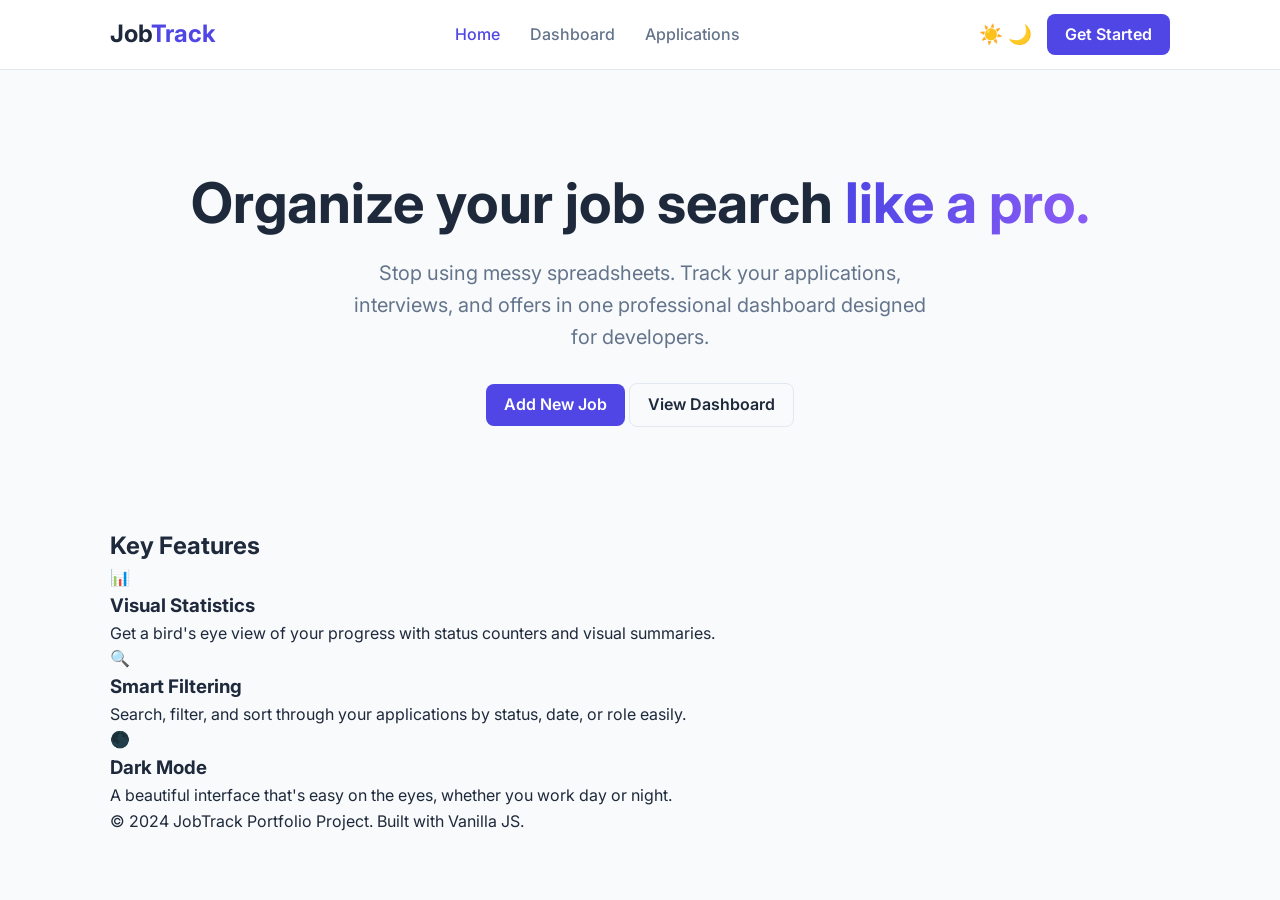
<file: index.html>
<!DOCTYPE html>
<html lang="en">
<head>
    <meta charset="UTF-8">
    <meta name="viewport" content="width=device-width, initial-scale=1.0">
    <title>JobTrack | Master Your Career Search</title>
    <link rel="stylesheet" href="css/style.css">
    <link rel="preconnect" href="https://fonts.googleapis.com">
    <link rel="preconnect" href="https://fonts.gstatic.com" crossorigin>
    <link href="https://fonts.googleapis.com/css2?family=Inter:wght@400;500;600;700&display=swap" rel="stylesheet">
</head>
<body>
    <nav class="navbar">
        <div class="container">
            <a href="index.html" class="logo">Job<span>Track</span></a>
            <ul class="nav-links">
                <li><a href="index.html" class="active">Home</a></li>
                <li><a href="dashboard.html">Dashboard</a></li>
                <li><a href="applications.html">Applications</a></li>
            </ul>
            <div class="nav-actions">
                <button id="theme-toggle" class="btn-icon">
                    <span class="sun-icon">☀️</span>
                    <span class="moon-icon">🌙</span>
                </button>
                <a href="dashboard.html" class="btn btn-primary">Get Started</a>
                <button class="mobile-menu-btn">☰</button>
            </div>
        </div>
    </nav>

    <header class="hero">
        <div class="container">
            <div class="hero-content">
                <h1>Organize your job search <span class="text-gradient">like a pro.</span></h1>
                <p>Stop using messy spreadsheets. Track your applications, interviews, and offers in one professional dashboard designed for developers.</p>
                <div class="hero-btns">
                    <a href="add-application.html" class="btn btn-primary btn-lg">Add New Job</a>
                    <a href="dashboard.html" class="btn btn-outline btn-lg">View Dashboard</a>
                </div>
            </div>
        </div>
    </header>

    <section class="features">
        <div class="container">
            <h2 class="section-title">Key Features</h2>
            <div class="feature-grid">
                <div class="feature-card">
                    <div class="feature-icon">📊</div>
                    <h3>Visual Statistics</h3>
                    <p>Get a bird's eye view of your progress with status counters and visual summaries.</p>
                </div>
                <div class="feature-card">
                    <div class="feature-icon">🔍</div>
                    <h3>Smart Filtering</h3>
                    <p>Search, filter, and sort through your applications by status, date, or role easily.</p>
                </div>
                <div class="feature-card">
                    <div class="feature-icon">🌑</div>
                    <h3>Dark Mode</h3>
                    <p>A beautiful interface that's easy on the eyes, whether you work day or night.</p>
                </div>
            </div>
        </div>
    </section>

    <footer class="footer">
        <div class="container">
            <p>&copy; 2024 JobTrack Portfolio Project. Built with Vanilla JS.</p>
        </div>
    </footer>

    <script src="js/app.js"></script>
</body>
</html>
</file>
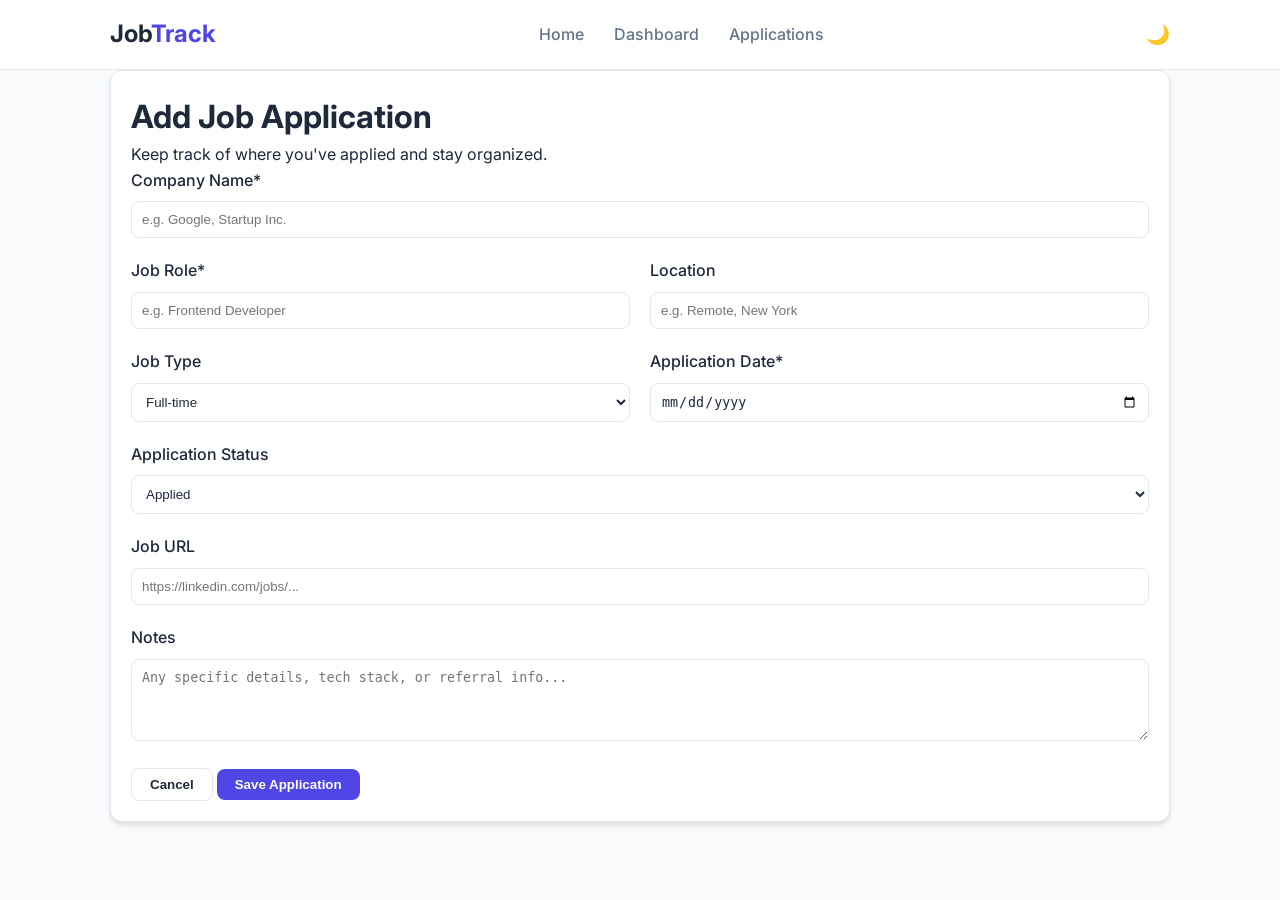
<file: add-application.html>
<!DOCTYPE html>
<html lang="en">
<head>
    <meta charset="UTF-8">
    <meta name="viewport" content="width=device-width, initial-scale=1.0">
    <title>Add Application | JobTrack</title>
    <link rel="stylesheet" href="css/style.css">
    <link href="https://fonts.googleapis.com/css2?family=Inter:wght@400;500;600;700&display=swap" rel="stylesheet">
</head>
<body class="bg-light">
    <nav class="navbar">
        <div class="container">
            <a href="index.html" class="logo">Job<span>Track</span></a>
            <ul class="nav-links">
                <li><a href="index.html">Home</a></li>
                <li><a href="dashboard.html">Dashboard</a></li>
                <li><a href="applications.html">Applications</a></li>
            </ul>
            <div class="nav-actions">
                <button id="theme-toggle" class="btn-icon">🌙</button>
            </div>
        </div>
    </nav>

    <main class="container main-content">
        <div class="form-container">
            <div class="card">
                <h1 id="form-title">Add Job Application</h1>
                <p class="mb-4">Keep track of where you've applied and stay organized.</p>

                <form id="job-form">
                    <div class="form-group">
                        <label for="company">Company Name*</label>
                        <input type="text" id="company" required placeholder="e.g. Google, Startup Inc.">
                    </div>

                    <div class="form-row">
                        <div class="form-group">
                            <label for="role">Job Role*</label>
                            <input type="text" id="role" required placeholder="e.g. Frontend Developer">
                        </div>
                        <div class="form-group">
                            <label for="location">Location</label>
                            <input type="text" id="location" placeholder="e.g. Remote, New York">
                        </div>
                    </div>

                    <div class="form-row">
                        <div class="form-group">
                            <label for="type">Job Type</label>
                            <select id="type">
                                <option value="full-time">Full-time</option>
                                <option value="part-time">Part-time</option>
                                <option value="contract">Contract</option>
                                <option value="internship">Internship</option>
                            </select>
                        </div>
                        <div class="form-group">
                            <label for="date">Application Date*</label>
                            <input type="date" id="date" required>
                        </div>
                    </div>

                    <div class="form-group">
                        <label for="status">Application Status</label>
                        <select id="status">
                            <option value="applied">Applied</option>
                            <option value="interview">Interview</option>
                            <option value="selected">Selected</option>
                            <option value="rejected">Rejected</option>
                        </select>
                    </div>

                    <div class="form-group">
                        <label for="url">Job URL</label>
                        <input type="url" id="url" placeholder="https://linkedin.com/jobs/...">
                    </div>

                    <div class="form-group">
                        <label for="notes">Notes</label>
                        <textarea id="notes" rows="4" placeholder="Any specific details, tech stack, or referral info..."></textarea>
                    </div>

                    <div class="form-actions">
                        <button type="button" class="btn btn-outline" onclick="history.back()">Cancel</button>
                        <button type="submit" class="btn btn-primary">Save Application</button>
                    </div>
                </form>
            </div>
        </div>
    </main>

    <script src="js/app.js"></script>
    <script src="js/applications.js"></script>
</body>
</html>
</file>
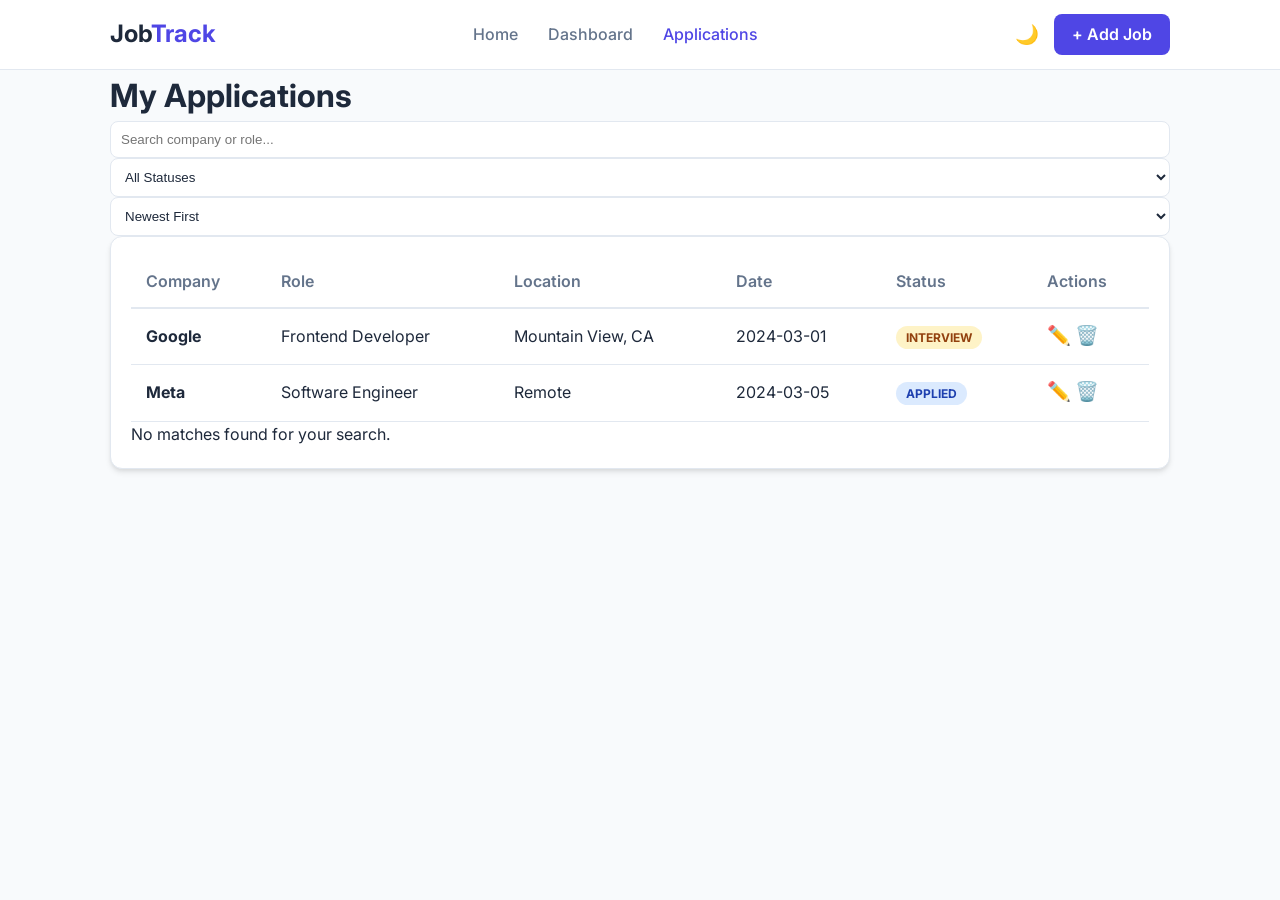
<file: applications.html>
<!DOCTYPE html>
<html lang="en">
<head>
    <meta charset="UTF-8">
    <meta name="viewport" content="width=device-width, initial-scale=1.0">
    <title>All Applications | JobTrack</title>
    <link rel="stylesheet" href="css/style.css">
    <link href="https://fonts.googleapis.com/css2?family=Inter:wght@400;500;600;700&display=swap" rel="stylesheet">
</head>
<body class="bg-light">
    <nav class="navbar">
        <div class="container">
            <a href="index.html" class="logo">Job<span>Track</span></a>
            <ul class="nav-links">
                <li><a href="index.html">Home</a></li>
                <li><a href="dashboard.html">Dashboard</a></li>
                <li><a href="applications.html" class="active">Applications</a></li>
            </ul>
            <div class="nav-actions">
                <button id="theme-toggle" class="btn-icon">🌙</button>
                <a href="add-application.html" class="btn btn-primary">+ Add Job</a>
            </div>
        </div>
    </nav>

    <main class="container main-content">
        <header class="page-header">
            <h1>My Applications</h1>
        </header>

        <!-- Search and Filters -->
        <div class="filters-bar">
            <input type="text" id="search-input" class="form-control" placeholder="Search company or role...">
            
            <select id="filter-status" class="form-control">
                <option value="all">All Statuses</option>
                <option value="applied">Applied</option>
                <option value="interview">Interview</option>
                <option value="selected">Selected</option>
                <option value="rejected">Rejected</option>
            </select>

            <select id="sort-date" class="form-control">
                <option value="newest">Newest First</option>
                <option value="oldest">Oldest First</option>
            </select>
        </div>

        <div class="card overflow-x">
            <table class="table">
                <thead>
                    <tr>
                        <th>Company</th>
                        <th>Role</th>
                        <th>Location</th>
                        <th>Date</th>
                        <th>Status</th>
                        <th>Actions</th>
                    </tr>
                </thead>
                <tbody id="applications-list">
                    <!-- JS will inject rows here -->
                </tbody>
            </table>
            <div id="no-results" class="empty-state hidden">
                <p>No matches found for your search.</p>
            </div>
        </div>
    </main>

    <!-- Simple Detail Modal -->
    <div id="detail-modal" class="modal">
        <div class="modal-content">
            <div class="modal-header">
                <h2 id="modal-company">Company Details</h2>
                <button class="close-modal">&times;</button>
            </div>
            <div class="modal-body" id="modal-body">
                <!-- Details injected here -->
            </div>
        </div>
    </div>

    <script src="js/app.js"></script>
    <script src="js/applications.js"></script>
</body>
</html>
</file>
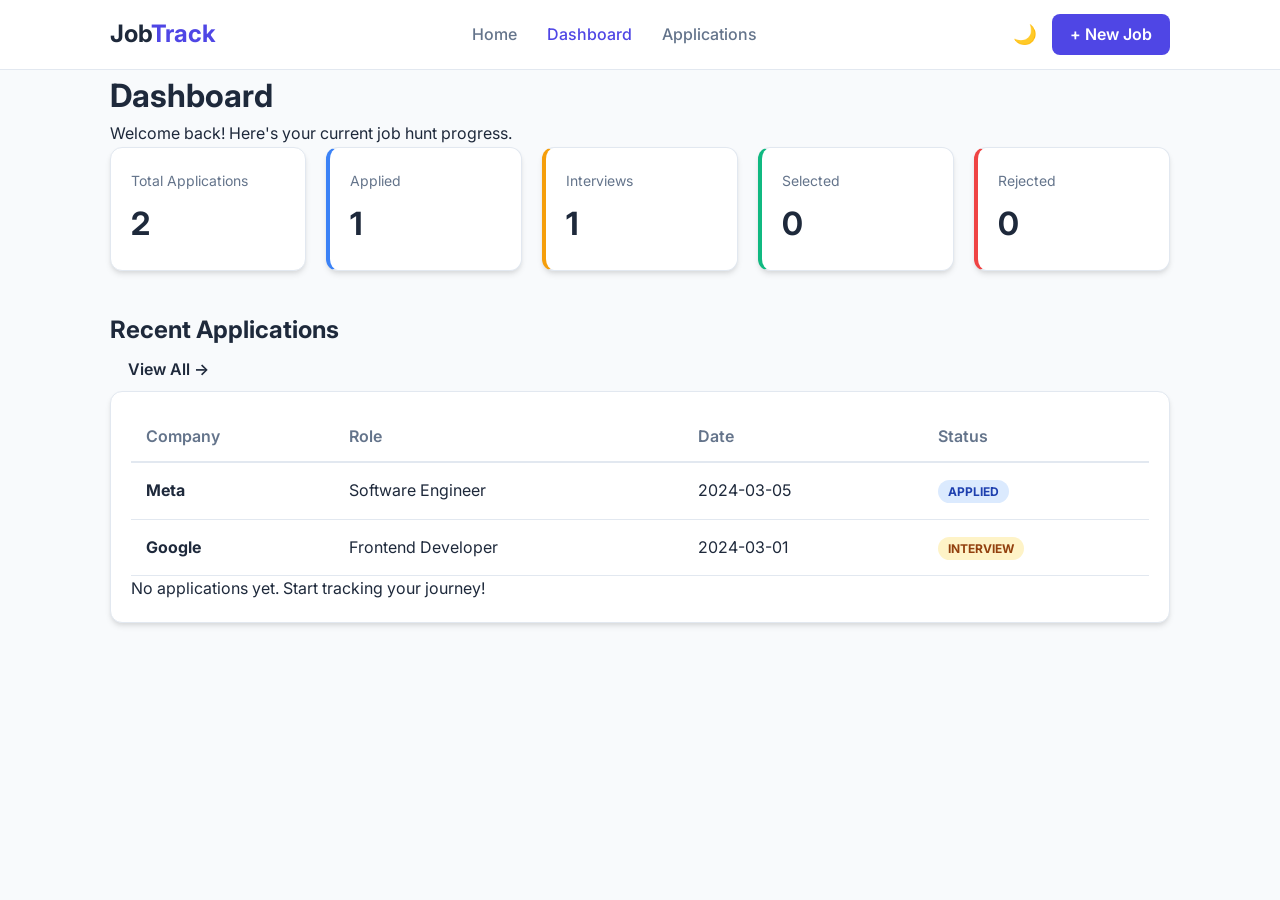
<file: dashboard.html>
<!DOCTYPE html>
<html lang="en">
<head>
    <meta charset="UTF-8">
    <meta name="viewport" content="width=device-width, initial-scale=1.0">
    <title>Dashboard | JobTrack</title>
    <link rel="stylesheet" href="css/style.css">
    <link href="https://fonts.googleapis.com/css2?family=Inter:wght@400;500;600;700&display=swap" rel="stylesheet">
</head>
<body class="bg-light">
    <nav class="navbar">
        <div class="container">
            <a href="index.html" class="logo">Job<span>Track</span></a>
            <ul class="nav-links">
                <li><a href="index.html">Home</a></li>
                <li><a href="dashboard.html" class="active">Dashboard</a></li>
                <li><a href="applications.html">Applications</a></li>
            </ul>
            <div class="nav-actions">
                <button id="theme-toggle" class="btn-icon">🌙</button>
                <a href="add-application.html" class="btn btn-primary">+ New Job</a>
            </div>
        </div>
    </nav>

    <main class="container main-content">
        <header class="page-header">
            <div>
                <h1>Dashboard</h1>
                <p>Welcome back! Here's your current job hunt progress.</p>
            </div>
        </header>

        <!-- Stats Grid -->
        <div class="stats-grid">
            <div class="stat-card">
                <span class="stat-label">Total Applications</span>
                <h2 id="total-apps">0</h2>
            </div>
            <div class="stat-card status-applied">
                <span class="stat-label">Applied</span>
                <h2 id="count-applied">0</h2>
            </div>
            <div class="stat-card status-interview">
                <span class="stat-label">Interviews</span>
                <h2 id="count-interview">0</h2>
            </div>
            <div class="stat-card status-selected">
                <span class="stat-label">Selected</span>
                <h2 id="count-selected">0</h2>
            </div>
            <div class="stat-card status-rejected">
                <span class="stat-label">Rejected</span>
                <h2 id="count-rejected">0</h2>
            </div>
        </div>

        <section class="recent-section">
            <div class="section-header">
                <h2>Recent Applications</h2>
                <a href="applications.html" class="btn btn-text">View All &rarr;</a>
            </div>
            <div class="card overflow-x">
                <table class="table" id="recent-table">
                    <thead>
                        <tr>
                            <th>Company</th>
                            <th>Role</th>
                            <th>Date</th>
                            <th>Status</th>
                        </tr>
                    </thead>
                    <tbody id="recent-list">
                        <!-- JS will inject rows here -->
                    </tbody>
                </table>
                <div id="empty-state" class="empty-state hidden">
                    <p>No applications yet. Start tracking your journey!</p>
                </div>
            </div>
        </section>
    </main>

    <script src="js/app.js"></script>
    <script src="js/dashboard.js"></script>
</body>
</html>
</file>
<file: css/style.css>
/* --- Root Variables --- */
:root {
    --primary: #4f46e5;
    --primary-hover: #4338ca;
    --bg-body: #f8fafc;
    --bg-card: #ffffff;
    --text-main: #1e293b;
    --text-muted: #64748b;
    --border: #e2e8f0;
    --shadow: 0 4px 6px -1px rgba(0, 0, 0, 0.1), 0 2px 4px -1px rgba(0, 0, 0, 0.06);
    
    /* Status Colors */
    --status-applied: #3b82f6;
    --status-interview: #f59e0b;
    --status-selected: #10b981;
    --status-rejected: #ef4444;
}

/* --- Dark Mode Variables --- */
body.dark {
    --bg-body: #0f172a;
    --bg-card: #1e293b;
    --text-main: #f1f5f9;
    --text-muted: #94a3b8;
    --border: #334155;
    --shadow: 0 10px 15px -3px rgba(0, 0, 0, 0.3);
}

/* --- Reset & Base --- */
* {
    margin: 0;
    padding: 0;
    box-sizing: border-box;
}

body {
    font-family: 'Inter', sans-serif;
    background-color: var(--bg-body);
    color: var(--text-main);
    line-height: 1.6;
    transition: background 0.3s ease, color 0.3s ease;
}

.container {
    max-width: 1100px;
    margin: 0 auto;
    padding: 0 20px;
}

a { text-decoration: none; color: inherit; }
ul { list-style: none; }

/* --- Navigation --- */
.navbar {
    height: 70px;
    background: var(--bg-card);
    border-bottom: 1px solid var(--border);
    display: flex;
    align-items: center;
    position: sticky;
    top: 0;
    z-index: 100;
}

.navbar .container {
    display: flex;
    justify-content: space-between;
    align-items: center;
    width: 100%;
}

.logo {
    font-size: 1.5rem;
    font-weight: 700;
    color: var(--text-main);
}

.logo span { color: var(--primary); }

.nav-links {
    display: flex;
    gap: 30px;
}

.nav-links a {
    font-weight: 500;
    color: var(--text-muted);
    transition: 0.2s;
}

.nav-links a:hover, .nav-links a.active {
    color: var(--primary);
}

.nav-actions {
    display: flex;
    align-items: center;
    gap: 15px;
}

/* --- Buttons --- */
.btn {
    padding: 8px 18px;
    border-radius: 8px;
    font-weight: 600;
    cursor: pointer;
    transition: 0.2s;
    border: none;
    display: inline-block;
}

.btn-primary { background: var(--primary); color: #fff; }
.btn-primary:hover { background: var(--primary-hover); }

.btn-outline {
    background: transparent;
    border: 1px solid var(--border);
    color: var(--text-main);
}

.btn-icon {
    background: none;
    border: none;
    font-size: 1.2rem;
    cursor: pointer;
}

/* --- Hero --- */
.hero {
    padding: 100px 0;
    text-align: center;
}

.hero h1 {
    font-size: 3.5rem;
    margin-bottom: 20px;
    line-height: 1.2;
}

.text-gradient {
    background: linear-gradient(90deg, var(--primary), #8b5cf6);
    -webkit-background-clip: text;
    -webkit-text-fill-color: transparent;
}

.hero p {
    font-size: 1.25rem;
    color: var(--text-muted);
    max-width: 600px;
    margin: 0 auto 30px;
}

/* --- Stats Grid --- */
.stats-grid {
    display: grid;
    grid-template-columns: repeat(auto-fit, minmax(180px, 1fr));
    gap: 20px;
    margin-bottom: 40px;
}

.stat-card {
    background: var(--bg-card);
    padding: 20px;
    border-radius: 12px;
    border: 1px solid var(--border);
    box-shadow: var(--shadow);
}

.stat-label { font-size: 0.875rem; color: var(--text-muted); }
.stat-card h2 { font-size: 2rem; margin-top: 5px; }

.status-applied { border-left: 4px solid var(--status-applied); }
.status-interview { border-left: 4px solid var(--status-interview); }
.status-selected { border-left: 4px solid var(--status-selected); }
.status-rejected { border-left: 4px solid var(--status-rejected); }

/* --- Table --- */
.card {
    background: var(--bg-card);
    border-radius: 12px;
    border: 1px solid var(--border);
    box-shadow: var(--shadow);
    padding: 20px;
}

.overflow-x { overflow-x: auto; }

.table {
    width: 100%;
    border-collapse: collapse;
    text-align: left;
}

.table th {
    padding: 12px 15px;
    border-bottom: 2px solid var(--border);
    color: var(--text-muted);
    font-weight: 600;
}

.table td {
    padding: 15px;
    border-bottom: 1px solid var(--border);
}

/* --- Badges --- */
.badge {
    padding: 4px 10px;
    border-radius: 20px;
    font-size: 0.75rem;
    font-weight: 700;
    text-transform: uppercase;
}

.badge-applied { background: #dbeafe; color: #1e40af; }
.badge-interview { background: #fef3c7; color: #92400e; }
.badge-selected { background: #dcfce7; color: #166534; }
.badge-rejected { background: #fee2e2; color: #991b1b; }

/* --- Forms --- */
.form-group { margin-bottom: 20px; }
.form-group label { display: block; margin-bottom: 8px; font-weight: 500; }
.form-row { display: grid; grid-template-columns: 1fr 1fr; gap: 20px; }

input, select, textarea {
    width: 100%;
    padding: 10px;
    border: 1px solid var(--border);
    border-radius: 8px;
    background: var(--bg-card);
    color: var(--text-main);
    outline: none;
}

input:focus { border-color: var(--primary); }

/* --- Modal --- */
.modal {
    display: none;
    position: fixed;
    z-index: 1000;
    top: 0; left: 0; width: 100%; height: 100%;
    background: rgba(0,0,0,0.5);
}

.modal-content {
    background: var(--bg-card);
    max-width: 500px;
    margin: 50px auto;
    padding: 30px;
    border-radius: 12px;
}

/* --- Mobile Menu --- */
.mobile-menu-btn { display: none; }

@media (max-width: 768px) {
    .nav-links { display: none; }
    .mobile-menu-btn { display: block; background: none; border: none; font-size: 1.5rem; color: var(--text-main); }
    .form-row { grid-template-columns: 1fr; }
    .hero h1 { font-size: 2.2rem; }
}
</file>
